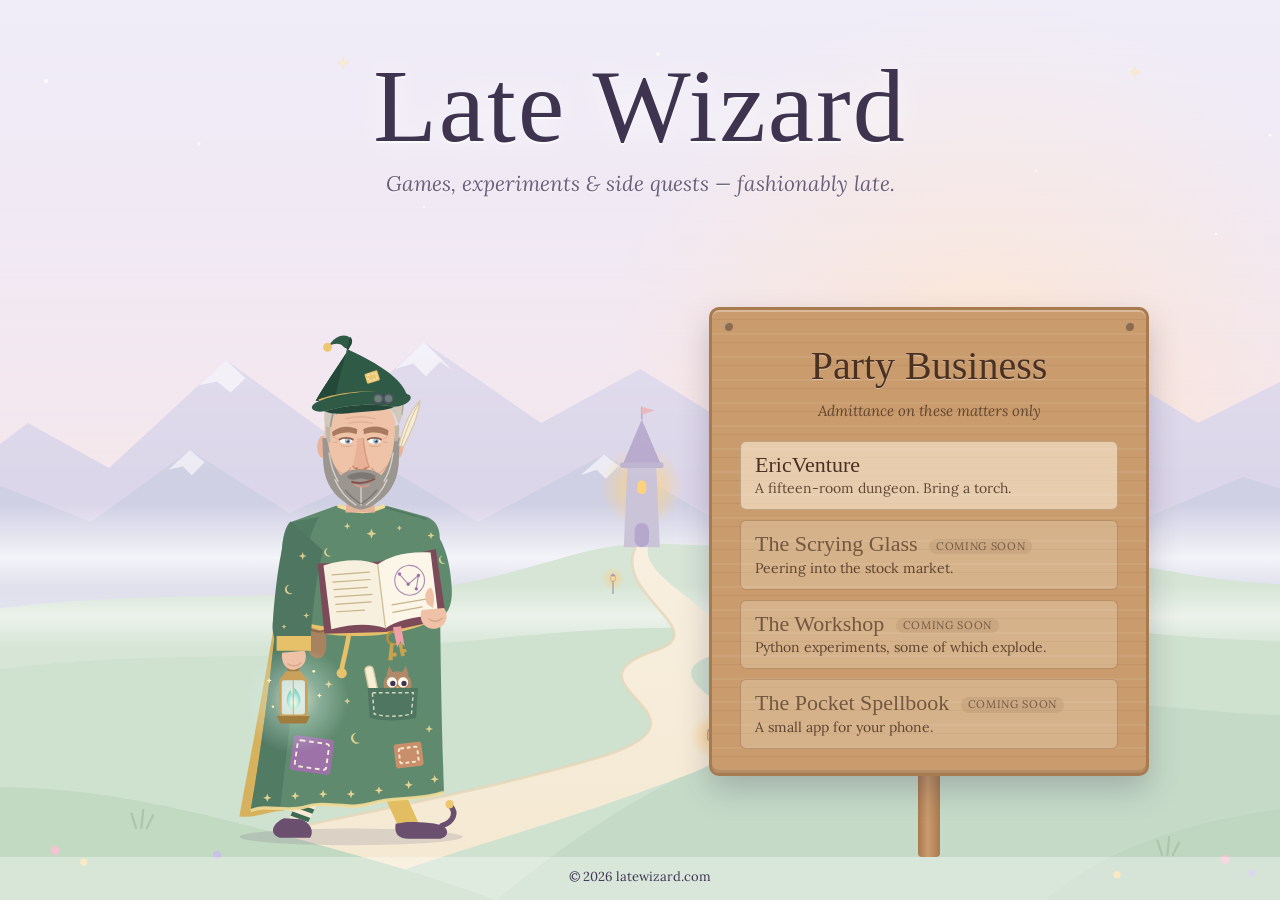
<file: index.html>
<!DOCTYPE html>
<html lang="en">
<head>
  <meta charset="utf-8">
  <meta name="viewport" content="width=device-width, initial-scale=1">
  <title>Late Wizard</title>
  <meta name="description" content="Games, experiments and side quests from the Late Wizard.">
  <link rel="icon" href="images/favicon.svg" type="image/svg+xml">

  <!-- Fonts from Google Fonts -->
  <link rel="preconnect" href="https://fonts.googleapis.com">
  <link rel="preconnect" href="https://fonts.gstatic.com" crossorigin>
  <link rel="stylesheet" href="https://fonts.googleapis.com/css2?family=IM+Fell+English+SC&family=Lora:ital,wght@0,400;0,500;1,400&display=swap">

  <!-- Shared site styles -->
  <link rel="stylesheet" href="css/site.css">
</head>
<body>

  <header class="hero">
    <h1>Late Wizard</h1>
    <p>Games, experiments &amp; side quests &mdash; fashionably late.</p>
  </header>

  <main class="stage">
    <img class="wizard" src="images/wizard.svg"
         alt="The Late Wizard: a silver-haired wizard in a patched green robe and crooked hat, reading a big book as he walks, a lantern with a gentle teal flame in his other hand and a tiny owl peeking from his pocket."
         width="400" height="600">

    <div class="signpost">
      <nav class="sign" aria-labelledby="menu-title">
        <h2 id="menu-title">Party Business</h2>
        <p class="subtitle">Admittance on these matters only</p>
        <ul>
          <li>
            <a href="ericventure/">
              <span class="item-title">EricVenture</span>
              <span class="item-desc">A fifteen-room dungeon. Bring a torch.</span>
            </a>
          </li>
          <li class="soon">
            <a href="coming-soon.html">
              <span class="item-title">The Scrying Glass <span class="tag">Coming soon</span></span>
              <span class="item-desc">Peering into the stock market.</span>
            </a>
          </li>
          <li class="soon">
            <a href="coming-soon.html">
              <span class="item-title">The Workshop <span class="tag">Coming soon</span></span>
              <span class="item-desc">Python experiments, some of which explode.</span>
            </a>
          </li>
          <li class="soon">
            <a href="coming-soon.html">
              <span class="item-title">The Pocket Spellbook <span class="tag">Coming soon</span></span>
              <span class="item-desc">A small app for your phone.</span>
            </a>
          </li>
        </ul>
      </nav>
      <div class="post" aria-hidden="true"></div>
    </div>
  </main>

  <footer class="site-footer">
    &copy; 2026 latewizard.com
  </footer>

</body>
</html>
</file>
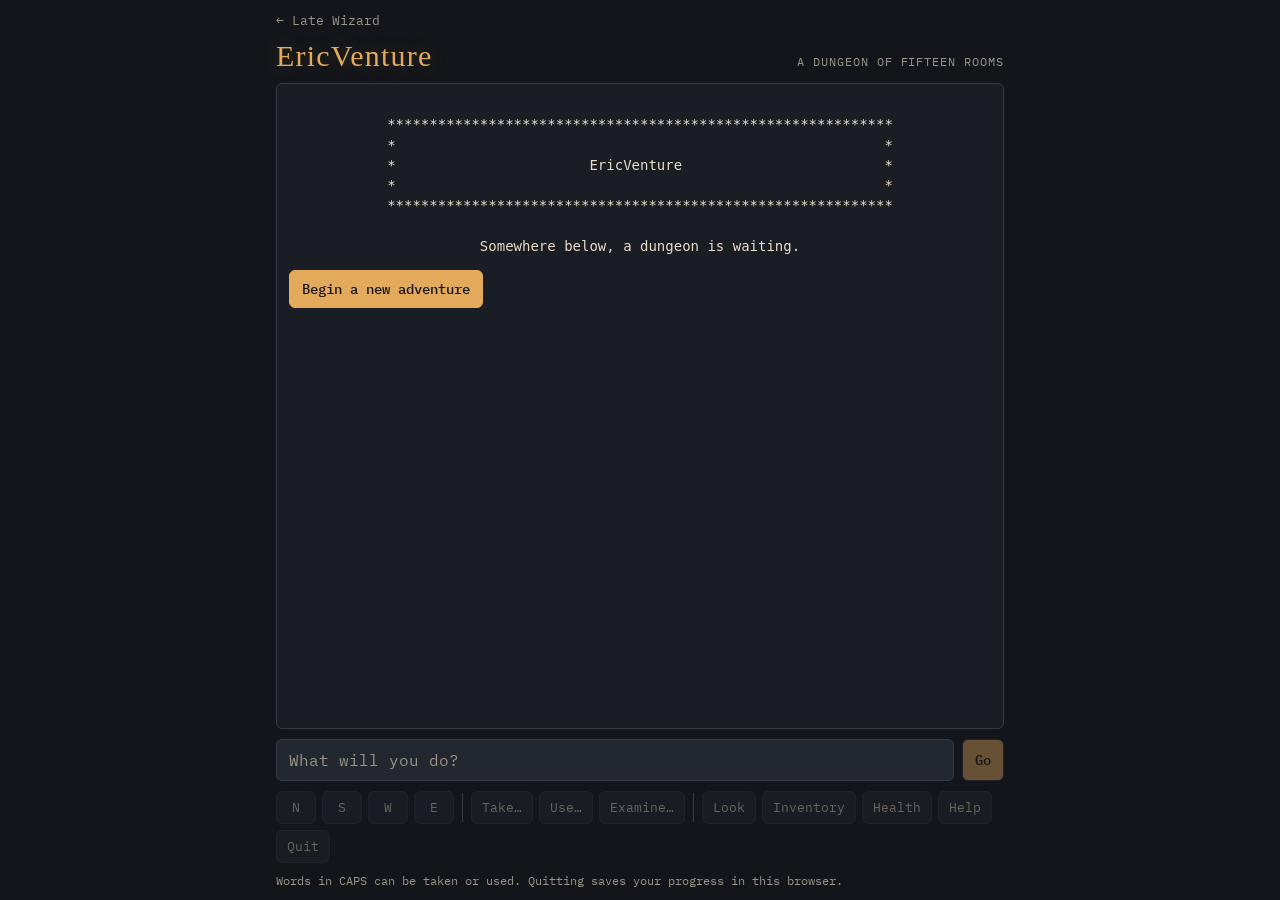
<file: ericventure/index.html>
<!doctype html><html><head><meta charset=utf8><meta name=viewport content="width=device-width,initial-scale=1,viewport-fit=cover"><style>:root{color-scheme:light;box-sizing:border-box;padding-top:env(safe-area-inset-top,0px);padding-bottom:env(safe-area-inset-bottom,0px)}html{scroll-padding-top:env(safe-area-inset-top,0px)}body{margin:0;padding:0;font:14px -apple-system,BlinkMacSystemFont,sans-serif;background:#fff;color:#000}img{max-width:100%}[hidden]:not([hidden=until-found i]){display:none!important}</style></head><body>
<title>EricVenture</title>
<link rel="icon" href="/images/favicon.svg" type="image/svg+xml">
<meta name="claude:viewport-fit-sides" content="cover">
<link rel="preconnect" href="https://fonts.googleapis.com">
<link rel="preconnect" href="https://fonts.gstatic.com" crossorigin>
<link rel="stylesheet" href="https://fonts.googleapis.com/css2?family=IM+Fell+English+SC&family=IBM+Plex+Mono:wght@400;500&display=swap">
<style>
  /* Layout: a torchlit terminal carved into stone. Header, scrolling dungeon log, command bar. Single deliberate dark look. */
  :root {
    --stone: #1a1d24;
    --stone-deep: #13151a;
    --slab: #23272f;
    --parchment: #e7ddc8;
    --dust: #9c9585;
    --torch: #e4aa5c;
    --ember: #d9764f;
    --arcane: #b09ddb;
    --gold: #f0d06e;
    --moss: #8fb88a;
    --line: #353a45;
    --font-display: "IM Fell English SC", "Palatino Linotype", Palatino, Georgia, serif;
    --font-mono: "IBM Plex Mono", ui-monospace, "Cascadia Mono", Menlo, Consolas, monospace;
    color-scheme: dark;
  }
  html, body { height: 100%; }
  body {
    background: var(--stone-deep);
    color: var(--parchment);
    font-family: var(--font-mono);
    font-size: 14px;
  }
  .app {
    height: 100%;
    display: flex;
    flex-direction: column;
    max-width: 760px;
    margin: 0 auto;
    padding-left: max(16px, env(safe-area-inset-left, 0px));
    padding-right: max(16px, env(safe-area-inset-right, 0px));
    padding-block: 12px;
    gap: 10px;
    box-sizing: border-box;
  }
  header { display: flex; align-items: baseline; justify-content: space-between; gap: 12px; flex-wrap: wrap; }
  h1 {
    font-family: var(--font-display);
    font-weight: 400;
    font-size: 30px;
    letter-spacing: 0.04em;
    margin: 0;
    color: var(--torch);
    text-shadow: 0 0 18px rgba(228, 170, 92, 0.25);
  }
  .status { color: var(--dust); font-size: 12px; letter-spacing: 0.08em; text-transform: uppercase; }
  .status b { color: var(--parchment); font-weight: 500; }
  #log {
    flex: 1;
    min-height: 0;
    overflow-y: auto;
    overflow-x: auto;
    background: var(--stone);
    border: 1px solid var(--line);
    border-radius: 6px;
    padding: 10px 12px 18px;
    scroll-behavior: smooth;
    position: relative;
  }
  @media (prefers-reduced-motion: reduce) { #log { scroll-behavior: auto; } }
  .block { white-space: pre; margin: 0 auto; width: fit-content; max-width: 100%; line-height: 1.45; color: var(--parchment); }
  .b-room { color: var(--parchment); }
  .b-box { color: #d8cdb6; }
  .b-dread { color: var(--ember); }
  .b-win { color: var(--gold); }
  .b-wizard { color: var(--arcane); }
  .b-plain { color: var(--dust); }
  .cmd { color: var(--torch); margin: 10px 0 0; white-space: pre-wrap; }
  .cmd::before { content: "> "; color: var(--dust); }
  .menu { display: flex; flex-wrap: wrap; gap: 8px; margin: 14px 0 4px; }
  form { display: flex; gap: 8px; }
  #cmd {
    flex: 1;
    min-width: 0;
    background: var(--slab);
    color: var(--parchment);
    border: 1px solid var(--line);
    border-radius: 6px;
    padding: 10px 12px;
    font: inherit;
    font-size: 16px;
  }
  #cmd::placeholder { color: var(--dust); }
  #cmd:focus-visible, button:focus-visible { outline: 2px solid var(--torch); outline-offset: 2px; }
  button {
    font: inherit;
    cursor: pointer;
    border-radius: 6px;
    border: 1px solid var(--line);
    background: var(--slab);
    color: var(--parchment);
    padding: 9px 12px;
  }
  button:hover { border-color: var(--torch); }
  button.primary { background: var(--torch); color: var(--stone-deep); border-color: var(--torch); font-weight: 500; }
  button.primary:hover { filter: brightness(1.08); }
  button:disabled { opacity: 0.4; cursor: default; border-color: var(--line); }
  .chips { display: flex; flex-wrap: wrap; gap: 6px; }
  .chips button { padding: 7px 10px; font-size: 13px; }
  .chips .dir { min-width: 40px; }
  .chips .sep { width: 1px; background: var(--line); margin: 2px 2px; }
  .hint { color: var(--dust); font-size: 12px; margin: 0; }
  .hint kbd { font: inherit; color: var(--parchment); }
  @media (max-width: 480px) {
    .hint { display: none; }
    .chips button { padding: 6px 8px; font-size: 12px; }
    h1 { font-size: 26px; }
  }
  /* Link back to the Late Wizard home page */
  .home { align-self: flex-start; color: var(--dust); text-decoration: none; font-size: 13px; }
  .home:hover { color: var(--torch); }
</style>

<div class="app">
  <a class="home" href="/">&larr; Late Wizard</a>
  <header>
    <h1>EricVenture</h1>
    <div class="status" id="status">A dungeon of fifteen rooms</div>
  </header>

  <div id="log" aria-live="polite"></div>

  <form id="form" autocomplete="off">
    <input id="cmd" aria-label="Command" placeholder="What will you do?" autocapitalize="none" spellcheck="false" disabled>
    <button type="submit" class="primary" id="go" disabled>Go</button>
  </form>

  <div class="chips" id="chips">
    <button type="button" class="dir" data-cmd="n" title="North">N</button>
    <button type="button" class="dir" data-cmd="s" title="South">S</button>
    <button type="button" class="dir" data-cmd="w" title="West">W</button>
    <button type="button" class="dir" data-cmd="e" title="East">E</button>
    <span class="sep" aria-hidden="true"></span>
    <button type="button" data-fill="take ">Take…</button>
    <button type="button" data-fill="use ">Use…</button>
    <button type="button" data-fill="examine ">Examine…</button>
    <span class="sep" aria-hidden="true"></span>
    <button type="button" data-cmd="look">Look</button>
    <button type="button" data-cmd="inventory">Inventory</button>
    <button type="button" data-cmd="health">Health</button>
    <button type="button" data-cmd="help">Help</button>
    <button type="button" data-cmd="quit">Quit</button>
  </div>
  <p class="hint">Words in CAPS can be taken or used. Quitting saves your progress in this browser.</p>
</div>

<script>
// ---------------------------------------------------------------------------
// Game data (from items.json, rooms.json, map.json, messages.py)
// ---------------------------------------------------------------------------
const ITEMS_JSON = {"torch":{"type":"Light","name":"Torch","inventory_name":"An Unlit Torch","lit_inventory_name":"A Lit Torch","description":"A sturdy wooden torch wrapped in oily rags at one end. It's cold, dark, and looks rather sorry for itself.","lit_description":"The torch crackles cheerfully, throwing warm light in every direction and making the shadows scurry away like startled mice.","item_in_room":"An unlit TORCH leans against the wall, cold and forgotten.","use_success":"You hold the torch to the fire, and the oily rags catch with a greedy whoosh. The shadows retreat to the corners, sulking, and for the first time since you woke up, the dungeon has to look you in the eye.","use_no_fire":"You wave the torch around hopefully, but there's nothing here to light it with. Torches, sadly, do not ignite on optimism.","use_already_lit":"The torch is already blazing merrily. Any more fire and you'd be the one in need of rescue.","use_extinguish":"The mist rolls over you like a wet dog shaking itself off, and your torch dies with a pathetic hiss. You are now holding a damp stick in the dark, which is nobody's idea of a heroic look.","use_room":"R3"},"mutton":{"type":"Food","name":"Mutton","inventory_name":"A Raw Leg of Mutton","cooked_inventory_name":"A Cooked Leg of Mutton","description":"A cold, slippery leg of raw mutton. It smells faintly of sheep and strongly of bad decisions.","cooked_description":"A sizzling leg of roasted mutton, crispy on the outside and juicy on the inside. Your stomach growls approvingly.","item_in_room":"A raw leg of MUTTON hangs from a hook, pale, cold, and not the least bit appetizing in its current state.","use_cook":"You hold the mutton over the fire, and it soon hisses and spits as the fat crackles and the edges crisp. The smell that fills the chamber is so rich that your stomach starts negotiating on your behalf.","use_eat_raw":"You bite into the cold, clammy mutton, and every instinct your ancestors ever developed screams in unison. Your stomach lodges a protest that will likely be heard for the next several rooms.","use_eat":"You tear into the roasted mutton, and it's crisp, smoky, and juicy enough to make you briefly forgive the dungeon for everything. Strength returns to your limbs, along with the kind of deep satisfaction usually reserved for kings at feasts.","cookable":true,"use_room":"R3"},"apple":{"type":"Food","name":"Apple","inventory_name":"A Juicy Apple","description":"A shiny red apple, crisp and perfect. How it stays this fresh in a dungeon is a mystery best left unsolved.","item_in_room":"A shiny red APPLE sits perfectly balanced on a ledge, looking suspiciously fresh for a place like this.","use_eat":"You crunch into the apple, and it is unreasonably perfect: crisp, sweet, and entirely too fresh for a place that smells like this. You decide this is one mystery best left unexamined."},"key":{"type":"Usable","name":"Key","inventory_name":"An Ancient Key","description":"A heavy brass key, slightly dented from its tumble down the chute. Somewhere, a door is missing it terribly.","item_in_room":"A brass KEY glints among the clutter, probably shaken loose from the pocket of some unlucky guard who took the chute a little too fast.","use_success":"The key turns with a heavy clunk, and the door swings open, its smugness evaporating along with its secrets. Somewhere, a guard is about to have a very awkward conversation about a missing key.","use_wrong_room":"You jab the key hopefully at the nearest wall, but no keyhole presents itself. Keys, it turns out, are rather particular about where they're used.","use_old_room":"You aim the key at the door, which is already standing wide open. It regards you with the quiet pity reserved for people who knock on open doors.","use_room":"R5","new_room":"R5a"},"sword":{"type":"Usable","name":"Sword","inventory_name":"A Legendary Sword","description":"A gleaming blade engraved \"Wyrmsbane the Magnificent, Doom of Dragons and Terror of the Deep.\" A few stubborn flecks of dried soap still cling to its edge.","item_in_room":"Leaning among the mops is a SWORD whose blade is engraved \"Wyrmsbane the Magnificent, Doom of Dragons and Terror of the Deep,\" though the dried soap suds caked along its edge suggest it has lately been terrorizing nothing worse than sticky floors.","use_success":"You raise the sword, and the torchlight dances across the name engraved on its blade. The dragon squints, reads \"Wyrmsbane the Magnificent, Doom of Dragons,\" goes pale beneath its scales, and departs with a speed and lack of dignity you'd never have thought possible for something that size.","use_wrong_room":"You give the sword a few dramatic swings and successfully defeat a good deal of empty air. The blade seems faintly embarrassed for you.","use_old_room":"You brandish the sword at the empty lair, but there's nothing left to terrify except a few scattered scales and a lingering smell of singed pride. Wyrmsbane has already done its work here, and frankly it seems a little smug about it.","use_room":"R9","new_room":"R9a"},"blindfold":{"type":"Usable","name":"Blindfold","inventory_name":"A Grimy Blindfold","description":"A frayed strip of dark cloth, slightly sweaty and very well-worn. Whoever owned it spent a lot of time not seeing things.","item_in_room":"A frayed BLINDFOLD hangs from the dummy's shoulder, sweat-stained and abandoned.","use_put_on_mirror_room":"You tie the blindfold over your eyes, and the dizzying swarm of reflections vanishes. Without a hundred smirking copies of yourself to distract you, the way forward suddenly feels obvious.","use_put_on_elsewhere":"You tie the blindfold over your eyes and are rewarded with exactly what you'd expect: darkness, a mild smell of someone else's sweat, and a growing sense of foolishness.","use_take_off_mirror_room":"You reach for the blindfold, but the thought of a hundred smirking reflections swarming back into view stops your hand. You'll keep it on until you're safely out of this room.","use_take_off_elsewhere":"You pull off the blindfold and blink as the world rushes back in. It is, regrettably, the same dungeon as before.","use_room":"R4"},"gem":{"type":"Item","name":"Gem","inventory_name":"A Wondrous Gem","description":"A fist-sized gem that glows with a deep red fire, warm to the touch and impossibly beautiful. It's easily worth more than this whole dungeon.","item_in_room":"Atop the tallest pile rests a GEM the size of your fist, glowing with a deep red fire as though it has been waiting just for you.","use_success":"You hold the gem up and turn it slowly, watching red light spill across the walls. It does nothing useful whatsoever, but you feel enormously rich, which is close enough."},"cot":{"type":"RoomItem","name":"Cot","use_success":"You collapse onto the lumpy cot, and despite the springs jabbing you in places springs have no business being, you sleep like the dead, minus the inconvenient part. You wake rested, refreshed, and only mildly concerned about what might have crawled across you during the night."},"wizard":{"type":"RoomItem","name":"Wizard","use_success":"The wizard presses his face to the bars, clears his throat, and announces:","use_silent":"The wizard waves you off, muttering that he's been talking to himself for three centuries and is frankly out of fresh material. He turns his back to you with the wounded dignity only a very small, very caged man can muster.","use_sayings":["Raw mutton? Disgusting. A proper wizard always cooks his meat first.","Mirrors lie, you know. Sometimes the best way to see is not to look at all.","That dragon is a terrible bully but a dreadful coward. And, oddly, a very good reader.","Water and fire do not get along. Neither do I and this birdcage.","Guards are always losing things. Usually right after they fall down something.","Tired? There's a perfectly lumpy cot not far from here. Lovely, really.","I'd turn you into a toad for staring, but my magic's gone soggy. Count yourself lucky.","They say I talk too much. That's why they put me in here. Isn't that rude? Don't answer, I'm not finished.","I have been in this cage for three hundred years. The first two hundred were the worst.","If you see a little pointy hat lying about, it's mine. I'd like it back, along with my dignity."]},"dragon":{"type":"RoomItem","name":"Dragon","use_success":"The dragon regards you the way you might regard a slightly ambitious sandwich. A warning puff of smoke singes your eyebrows, and you're forced to conclude that, without something considerably more persuasive in hand, this conversation is over."}};
const ROOMS_JSON = {"R1":{"name":"JAIL CELL","description":"You are in a cramped stone cell where the air smells like wet socks and old regrets. Someone has left the cell door hanging open, either out of kindness or because they simply forgot you were here.","visited_description":"Your old cell, still damp and still smelling of socks. The door hangs open.","exits":["e"],"dark":false,"items":[]},"R2":{"name":"GUARD ROOM","description":"A small, chilly room with an empty stool and the lingering smell of a guard who left in a hurry. Pale moonlight leaks through a high barred window, making the shadows look like they're eavesdropping.","visited_description":"The guard room, quiet and moonlit. The guard still hasn't come back.","exits":["n","w","e"],"dark":false,"items":["torch"]},"R3":{"name":"FEAST CHAMBER","description":"A cramped stone chamber with a ceiling so low you instinctively duck, lit by a crackling fire that pops and hisses like it's telling secrets to the smoke. Gnawed bones and greasy scraps litter the ring of sitting stones, and judging by the size of the teeth marks, whoever feasts here isn't picky about what's on the menu.","visited_description":"The grimy feast chamber, fire still crackling among the gnawed bones.","exits":["n","s","e"],"dark":false,"items":[]},"R4":{"name":"HALL OF MIRRORS","description":"Your torchlight bursts into a thousand flickering copies, bouncing between mirrors that stretch in every direction until you can't tell which way is forward. A hundred versions of you stare back, and a few of them seem to be smirking.","visited_description":"The dizzying hall of mirrors, full of torchlit reflections and far too many of you.","exits":["n","s","w","e"],"dark":true,"items":[]},"R5":{"name":"DUSTY CORRIDOR","description":"Your torchlight crawls along a plain stone corridor so unremarkable it almost seems to be trying not to be noticed. Halfway down, a sturdy wooden door sits firmly locked, looking smug about whatever it's hiding.","visited_description":"The plain, dusty corridor, with its stubbornly locked door.","exits":["n","e"],"dark":true,"items":[]},"R5a":{"name":"DUSTY CORRIDOR","description":"The plain stone corridor doesn't seem quite so unremarkable anymore, now that it has finally given up one of its secrets. The door on the south wall, which you so cleverly unlocked, stands open and ready for you.","visited_description":"The dusty corridor, with the south door you unlocked now standing open.","exits":["n","s","e"],"dark":true,"items":[]},"R6":{"name":"QUIET ALCOVE","description":"A snug little alcove tucked just off the corridor, where an old COT sits against the wall beneath a lumpy but surprisingly inviting blanket. The air is still and calm here, as if even the dungeon itself has agreed to leave you alone for a while.","visited_description":"The quiet alcove with its lumpy COT, as peaceful as ever.","exits":["s","e"],"dark":true,"items":["cot"]},"R7":{"name":"WIZARD'S CELL","description":"Your torchlight falls on a rusty birdcage hanging from the ceiling, where a WIZARD no taller than a teacup sits with his beard tucked into his belt and his tiny staff fizzling out like a damp firework. He clears his throat loudly and peers at you expectantly, clearly bursting to tell someone, anyone, what's on his mind.","visited_description":"The wizard's cell, where the teacup-sized WIZARD still peers from his birdcage, eager for a chat.","exits":["n","w","e"],"dark":true,"items":["wizard"]},"R8":{"name":"TRAINING ROOM","description":"A straw-stuffed practice dummy slumps in the corner, so covered in slashes and dents that it looks like it has lost every fight it's ever been in. Scuff marks swirl across the floor in wild circles, and to the south, a steep stone chute drops away into the dark, far too slick to ever climb back up.","visited_description":"The scuffed training room, where the battered dummy is still losing and the south chute still yawns.","exits":["n","s","w"],"dark":true,"items":["blindfold"]},"R9":{"name":"DRAGON'S LAIR","description":"Your torchlight glints off a mountain of dark scales, where an enormous DRAGON lies curled across the northern archway, smoke curling lazily from its nostrils with every rumbling breath. One great golden eye slides open to watch you, unbothered by the paths to the south and west, but making it very clear that nobody goes north without its permission.","visited_description":"The DRAGON's lair, where the great beast still guards the northern archway with one watchful eye.","exits":["s","w"],"dark":true,"items":["dragon"]},"R9a":{"name":"DRAGON'S LAIR","description":"The lair is empty now, save for a few scattered scales and a long scorch mark where the dragon scrambled away in terror the moment it read the name engraved on your blade. The northern archway stands unguarded at last, and somewhere far off you can still hear the faint, embarrassed whimpering of a very large beast.","visited_description":"The abandoned dragon's lair, with the northern archway open and unguarded.","exits":["n","s","w"],"dark":true,"items":[]},"R10":{"name":"TREASURE ROOM","description":"Mountains of gold coins, jeweled goblets, and tarnished crowns spill across the floor, glittering in the warm daylight that pours through a great iron gate standing wide open to the north. Beyond it lies the world outside, and the fresh air drifting in smells almost too good to be true.","visited_description":"The glittering treasure room, with daylight still streaming through the open gate to the north.","exits":["n","s"],"dark":false,"items":["gem"]},"R11":{"name":"ECHOING PASSAGE","description":"A long, twisting passage lit by patches of glowing green moss, where every footstep echoes back a moment too late, as if something just behind you is copying your every move. At one end, a closed iron portcullis stands with a smooth, lever-less face, hinting that whatever lies beyond can only be reached some other way.","visited_description":"The moss-lit echoing passage, where your footsteps still can't keep their own pace.","exits":["w"],"dark":false,"items":["apple"]},"R12":{"name":"LANDING PIT","description":"A small stone pit sits at the bottom of the chute, littered with scraps of cloth, lost buttons, and other odds and ends that clearly didn't make the trip gracefully either. The chute's slick mouth gleams far out of reach above, and the only other way out is an iron portcullis with a rusty lever on this side and nothing at all on the other.","visited_description":"The cluttered landing pit, with the chute far above and the one-sided portcullis waiting.","exits":["w"],"dark":true,"items":["key"]},"R13":{"name":"WATERFALL GROTTO","description":"A curtain of water thunders down from a crack in the ceiling, splashing into a churning pool that glows with an eerie blue light from somewhere deep beneath the surface. Cold mist hangs heavy in the air, soaking everything it touches and making the walls glisten like they're sweating.","visited_description":"The misty waterfall grotto, still roaring and glowing blue.","exits":["s","w","e"],"dark":false,"items":[]},"R14":{"name":"COLD LARDER","description":"A chilly little storeroom lined with empty meat hooks that sway ever so slightly, though there's no breeze to move them. The air smells of salt and old stew, and dark stains on the stone floor suggest this room has seen plenty of dinners come and go.","visited_description":"The chilly larder, its empty hooks still swaying.","exits":["s","w"],"dark":true,"items":["mutton"]},"R15":{"name":"UTILITY CLOSET","description":"A cramped closet crammed with mops, dented buckets, and a crate labeled \"Lost and Found (Mostly Lost)\" in tired handwriting. It smells of soap and damp rags, and it is, without question, the least heroic place you've ever stood.","visited_description":"The drab utility closet, still smelling of soap and lost causes.","exits":["n"],"dark":true,"items":["sword"]}};
const MAP_JSON = {"(1, 1)":"R1","(2, 1)":"R2","(3, 1)":"R11","(4, 1)":"R12","(1, 2)":"R15","(2, 2)":"R3","(3, 2)":"R7","(4, 2)":"R8","(1, 3)":"R5","(2, 3)":"R4","(3, 3)":"R13","(4, 3)":"R9","(1, 4)":"R6","(2, 4)":"R14","(4, 4)":"R10"};
const Z = {
"TITLE": [
"",
"EricVenture",
""
],
"LOAD_GAME": "Continue your previous adventure?",
"NO_LOAD_GAME": "Press any key to begin...",
"START_GAME": "You wake on a cold stone floor with a pounding headache and absolutely no memory of how you got here. The last thing you remember is a strange feast, a suspiciously sweet drink, and someone laughing far too loudly. Now there are bars, damp walls, and the uneasy feeling that whoever put you here will be very disappointed to find you gone.",
"RESUME_GAME": "You experience a sudden, irresistible feeling of deja vu...",
"WIN_WITH_GEM": "You stride through the gate and into the sunlight, the great red GEM blazing in your hand like a captured sunset. Behind you, the dungeon lets out a long, defeated sigh, and somewhere a very large dragon is still whimpering. You are, without a doubt, a legend.",
"WIN_NO_GEM": "You step out into the sunlight, blinking, with absolutely nothing to show for your troubles. Somewhere behind you, a fist-sized gem glows in the treasure room, wondering what it ever did to deserve being ignored. Congratulations, you have escaped. Your bards will have a very short song to sing.",
"QUIT": "You sit down on the cold stone floor and decide that the dungeon can keep you. Perhaps another adventurer will have better luck. (Your progress has been saved.)",
"HELP_ONE_TITLE": [
"One Word Commands",
"-----------------"
],
"HELP_ONE_INFO": [
"HELP - Display this information",
"LOOK - Look at your surroundings again",
"INVENTORY - List the items you have taken",
"HEALTH - Show how hungry and tired you are",
"QUIT - Save your progress and leave the dungeon",
"N/S/E/W (or spelled out) - Move in that direction"
],
"HELP_TWO_TITLE": [
"Two Word Commands",
"-----------------"
],
"HELP_TWO_INFO": [
"TAKE (item) - Pick up an item at your location.",
"EXAMINE (item) - Look closely at an item in your inventory",
"USE (item) - Do something useful with an item in your inventory or in the room (i.e. eat it, swing it, cook it, talk to it, etc.)",
"Note: Items you can interact with are shown in ALL CAPS"
],
"DEATH_BY_HUNGER": "Your stomach files one final, formal complaint, and you crumple to the floor, dreaming of roasted mutton you'll never taste. Future adventurers will find your remains and assume, correctly, that you forgot to eat.  YOU HAVE DIED.",
"DEATH_BY_FATIGUE": "Your eyelids win the argument at last, and you slump against the cold stone for a nap that turns out to be somewhat more permanent than planned. There was a perfectly good cot just down the corridor, but you clearly had other priorities.  YOU HAVE DIED.",
"HEALTH_STATES": [
"Hunger gnaws at you relentlessly, and even the gnawed bones in the Feast Chamber are starting to look like a reasonable option.",
"Your stomach grumbles a pointed reminder that it has needs too, and that it is keeping score.",
"Your stomach is quiet and content, at least for now."
],
"STAMINA_STATES": [
"Your eyelids droop and your thoughts wander, and the cold stone floor is starting to look dangerously comfortable.",
"Your legs are getting heavy, and every corridor seems to stretch a little longer than it did before.",
"You feel alert and steady, ready for whatever the dungeon throws at you next."
],
"TOO_FULL": "You eye the food and your stomach politely declines on your behalf. You're far too full to manage another bite right now.",
"NOT_TIRED": "You lie down on the cot and stare at the ceiling, wide awake and increasingly aware of the springs. You're simply not tired enough to sleep.",
"DARK_ROOM_NAME": "A VERY DARK ROOM",
"DARK_ROOM_DESCRIPTION": "You peer into the darkness, but the darkness peers right back. Shapes shift just beyond your reach, and every suspicious sound seems to be getting closer. Whatever this room contains, you're fairly certain you'd rather face it with a torch.",
"BLINDFOLD_ROOM_NAME": "THE INSIDE OF A BLINDFOLD",
"BLINDFOLD_ROOM_DESCRIPTION": "You can see nothing at all, which is precisely the point, though it's hard to feel clever about it while shuffling around with your hands out like a sleepwalker. Something smells damp. Something else smells worse.",
"EXIT_TEXT_MANY": "Exits lead to the",
"EXIT_TEXT_ONE": "The sole exit leads to the",
"PLAYER_INPUT": "What will you do? ",
"DARK_ACTION_BLOCKED": "You reach out to do something, then think better of it. Whatever you're trying to accomplish, doing it blind in the dark seems like an excellent way to make things worse.",
"RELOOK": "You spend a moment to take in your surroundings once more.",
"NO_EXIT": "You walk confidently into solid stone. The wall wins.",
"DARK_STUMBLE": "You fumble blindly through the darkness, stubbing your toes on things you'd rather not identify. You manage to keep moving, but you can't see a thing.",
"MOVE_SUCCESS": "You head {direction}, your footsteps echoing through the dungeon.",
"MIRRORS_SCRAMBLE": "A hundred reflections lurch in a hundred directions at once, and you stagger after the one that looks most sure of itself. By the time the dizziness fades, you have no idea which way you actually went.",
"TAKE_ITEM": "You pick up the {item} and tuck it away, feeling slightly more prepared for whatever comes next.",
"EMPTY_INVENTORY": "You rummage through your belongings, only to discover that your belongings appear to have gone somewhere without you.",
"INVENTORY": "INVENTORY",
"EXAMINE_NO_ITEM": "You pat yourself down, check your pockets, and come up empty. Hard to examine something you don't actually have.",
"ERROR_TAKE": "You search high and low, but there's no {item} here. Wishful thinking, it turns out, is not an inventory system.",
"ERROR_TAKE_ROOM_ITEM": "You give the {item} an experimental tug and quickly conclude that it is not coming with you. Perhaps, instead of trying to carry it off, you could simply make USE of it where it stands.",
"ERROR_USE": "You search your pockets looking for the {item} and find nothing but lint and a vague sense of unpreparedness.",
"ERROR_USE_ROOM": "You look around for the {item}, but it is stubbornly not here. Perhaps it's in another room, minding its own business.",
"ERROR_WORDCOUNT": "Please enter only 1 or 2 words. (Type HELP for more info)",
"ERROR_UNKNOWN": "You mutter something that even you don't quite understand. Try something a little more sensible. (Type HELP for more info)",
"MISSING_NOUN": "You seem to have forgotten the most important part: what, exactly, are you trying to {verb}?",
"UNEXPECTED_NOUN": "That command '{verb} {noun}' stands on its own. Just enter '{verb}' by itself."
};

// ---------------------------------------------------------------------------
// constants.py
// ---------------------------------------------------------------------------
const Action = Object.freeze({ CONTINUE: "CONTINUE", DISPLAY_ROOM: "DISPLAY_ROOM", END_GAME: "END_GAME" });
const C = {
  WIN_X: 4, WIN_Y: 5,
  HEALTH: "health", STAMINA: "stamina",
  STARTING_HEALTH: 13, STARTING_STAMINA: 16,
  HEALTH_LEVEL: [1, 4, 8], STAMINA_LEVEL: [1, 5, 10],
  DECLINE: "decline", RECOVER: "recover",
  MAX_HEALTH_LEVEL: 3, MAX_STAMINA_LEVEL: 3,
  HALL_OF_MIRRORS: "R4", WATERFALL: "R13",
  BLINDFOLD: "blindfold", TORCH: "torch", COT: "cot", DRAGON: "dragon", WIZARD: "wizard",
};
const MOVEMENT = ["north", "south", "west", "east", "n", "s", "w", "e"];
const VERBS = ["examine", "inventory", "quit", "help", "take", "use", "look", "health", ...MOVEMENT];
const SOLO_VERBS = ["inventory", "quit", "help", "look", "health", ...MOVEMENT];
const DUO_VERBS = ["take", "use", "examine"];
const DARKNESS_VERBS = ["use", "quit", "help", "health", ...MOVEMENT];
const MOVES = { n: [0, 1], s: [0, -1], e: [1, 0], w: [-1, 0] };
const DIRECTION_NAMES = { n: "north", s: "south", w: "west", e: "east" };
const SAVE_KEY = "ericventure-save-v1";
let UI_WIDTH = 50;

// Python's bisect.bisect (bisect_right): how many thresholds are <= x
function bisect(levels, x) {
  let i = 0;
  while (i < levels.length && levels[i] <= x) i++;
  return i;
}

// ---------------------------------------------------------------------------
// world.py
// ---------------------------------------------------------------------------
class Room {
  constructor(roomId, d) {
    this.room_id = roomId;
    this.name = d.name;
    this.description = d.description;
    this.visited_description = d.visited_description;
    this.visited = d.visited ?? false;
    this.exits = [...d.exits];
    this.dark = d.dark;
    this.items = [...(d.items ?? [])];
  }
  toDict() {
    return {
      name: this.name, description: this.description,
      visited_description: this.visited_description, visited: this.visited,
      exits: this.exits, dark: this.dark,
      items: this.items.map(item => item.item_id),
    };
  }
}

class GameMap {
  constructor(layout) { this.layout = { ...layout }; }
  roomAt(x, y) { return this.layout[`(${x}, ${y})`] ?? null; }
  replace(oldId, newId) {
    for (const coords of Object.keys(this.layout)) {
      if (this.layout[coords] === oldId) this.layout[coords] = newId;
    }
  }
  toDict() { return { ...this.layout }; }
}

class Item {
  static TYPE = "Item";
  constructor(itemId, d) {
    this.item_id = itemId;
    this.name = d.name;
    this.inventory_name = d.inventory_name ?? "";
    this.description = d.description ?? "";
    this.item_in_room = d.item_in_room ?? "";
    this.use_success = d.use_success ?? "";
    this.use_room = d.use_room ?? "";
  }
  // Generic version of each Python to_dict(): every attribute except the ID
  toDict() {
    const data = { type: this.constructor.TYPE };
    for (const [key, value] of Object.entries(this)) {
      if (key !== "item_id") data[key] = value;
    }
    return data;
  }
  use(hero, thisRoom, gameMap) { return [this.use_success, Action.CONTINUE]; }
  inventoryText() { return this.inventory_name; }
  examineText() { return this.description; }
}

class Food extends Item {
  static TYPE = "Food";
  constructor(itemId, d) {
    super(itemId, d);
    this.cooked_inventory_name = d.cooked_inventory_name ?? "";
    this.cooked_description = d.cooked_description ?? "";
    this.use_cook = d.use_cook ?? "";
    this.use_eat_raw = d.use_eat_raw ?? "";
    this.use_eat = d.use_eat ?? "";
    this.cooked = d.cooked ?? false;
    this.cookable = d.cookable ?? false;
  }
  inventoryText() { return this.cooked ? this.cooked_inventory_name : this.inventory_name; }
  examineText() { return this.cooked ? this.cooked_description : this.description; }
  use(hero, thisRoom, gameMap) {
    // Cook it if raw and in right place
    if (this.cookable && !this.cooked && thisRoom.room_id === this.use_room) {
      this.cooked = true;
      return [this.use_cook, Action.CONTINUE];
    }
    // Don't eat if not hungry
    if (hero.isFull()) return [Z.TOO_FULL, Action.CONTINUE];

    let message;
    if (!this.cookable || this.cooked) {          // Eat it ... cooked
      hero.wellness(C.HEALTH, C.RECOVER);
      message = this.use_eat;
    } else {                                      // Eat it ... raw and wriggling
      message = this.use_eat_raw;
    }
    hero.items.splice(hero.items.indexOf(this), 1);
    return [message, Action.CONTINUE];
  }
}

class Light extends Item {
  static TYPE = "Light";
  constructor(itemId, d) {
    super(itemId, d);
    this.lit_inventory_name = d.lit_inventory_name;
    this.lit_description = d.lit_description;
    this.use_no_fire = d.use_no_fire;
    this.use_already_lit = d.use_already_lit;
    this.use_extinguish = d.use_extinguish;
    this.lit = d.lit ?? false;
  }
  inventoryText() { return this.lit ? this.lit_inventory_name : this.inventory_name; }
  examineText() { return this.lit ? this.lit_description : this.description; }
  use(hero, thisRoom, gameMap) {
    let message;
    if (this.lit) {
      message = this.use_already_lit;
    } else if (thisRoom.room_id === this.use_room) {
      this.lit = true;
      message = this.use_success;
    } else {
      message = this.use_no_fire;
    }
    return [message, Action.CONTINUE];
  }
}

class Usable extends Item {
  static TYPE = "Usable";
  constructor(itemId, d) {
    super(itemId, d);
    this.new_room = d.new_room ?? "";
    this.use_wrong_room = d.use_wrong_room ?? "";
    this.use_old_room = d.use_old_room ?? "";
    this.use_put_on_mirror_room = d.use_put_on_mirror_room ?? "";
    this.use_put_on_elsewhere = d.use_put_on_elsewhere ?? "";
    this.use_take_off_mirror_room = d.use_take_off_mirror_room ?? "";
    this.use_take_off_elsewhere = d.use_take_off_elsewhere ?? "";
  }
  use(hero, thisRoom, gameMap) {
    const thisRoomId = thisRoom.room_id;
    let message, action;

    // Deal with blindfold special case
    if (this.name.toLowerCase() === C.BLINDFOLD) {
      if (hero.blindfolded) {
        // Take blindfold off ... except in Hall of Mirrors!
        if (thisRoomId === this.use_room) {
          message = this.use_take_off_mirror_room;
          action = Action.CONTINUE;
        } else {
          hero.blindfolded = false;
          message = this.use_take_off_elsewhere;
          action = Action.DISPLAY_ROOM;
        }
      } else {
        // Put on blindfold
        hero.blindfolded = true;
        action = Action.DISPLAY_ROOM;
        message = thisRoomId === this.use_room ? this.use_put_on_mirror_room : this.use_put_on_elsewhere;
      }
    } else {
      // Other items (sword, key) which change the room state
      if (thisRoomId === this.use_room) {
        gameMap.replace(thisRoomId, this.new_room);
        message = this.use_success;
        action = Action.DISPLAY_ROOM;
      } else if (thisRoomId === this.new_room) {
        message = this.use_old_room;
        action = Action.CONTINUE;
      } else {
        message = this.use_wrong_room;
        action = Action.CONTINUE;
      }
    }
    return [message, action];
  }
}

class RoomItem extends Item {
  static TYPE = "RoomItem";
  constructor(itemId, d) {
    super(itemId, d);
    this.use_silent = d.use_silent ?? "";
    this.use_sayings = [...(d.use_sayings ?? [])];
  }
  use(hero, thisRoom, gameMap) {
    let message;
    switch (this.name.toLowerCase()) {
      case C.COT:
        if (hero.isRested()) {
          message = Z.NOT_TIRED;
        } else {
          hero.wellness(C.STAMINA, C.RECOVER);
          message = this.use_success;
        }
        break;
      case C.WIZARD:
        if (this.use_sayings.length) {
          showText(this.use_success, { center: true, blank_start: 1, blank_end: 1 });
          showText(this.use_sayings.pop(), { border: "%", center: true, top: true, sides: true, bottom: true, blank_end: 1 });
          message = "";
        } else {
          message = this.use_silent;
        }
        break;
      default:
        message = this.use_success;
    }
    return [message, Action.CONTINUE];
  }
}

// ---------------------------------------------------------------------------
// player.py
// ---------------------------------------------------------------------------
class Player {
  constructor(d = {}) {
    this.x = d.x ?? 1;
    this.y = d.y ?? 1;
    this.items = [...(d.items ?? [])];
    this.blindfolded = d.blindfolded ?? false;
    this.health = d.health ?? C.STARTING_HEALTH;
    this.stamina = d.stamina ?? C.STARTING_STAMINA;
    // Always start with these values (never passed in, never saved)
    this.dead = false;
    this.escaped = false;
  }
  toDict() {
    return {
      x: this.x, y: this.y,
      items: this.items.map(item => item.item_id),
      blindfolded: this.blindfolded, health: this.health, stamina: this.stamina,
    };
  }
  hasLight() { return this.items.some(item => item instanceof Light && item.lit); }
  hasItem(itemId) { return this.items.some(item => item.item_id === itemId); }
  wellness(stat = null, action = null) {
    if (stat === C.HEALTH) {
      if (action === C.DECLINE) this.health -= 1;
      else if (action === C.RECOVER) this.health = C.STARTING_HEALTH;
    } else if (stat === C.STAMINA) {
      if (action === C.DECLINE) this.stamina -= 1;
      else if (action === C.RECOVER) this.stamina = C.STARTING_STAMINA;
    }
    const healthState = bisect(C.HEALTH_LEVEL, this.health);
    const staminaState = bisect(C.STAMINA_LEVEL, this.stamina);
    if (!healthState || !staminaState) this.dead = true;
    return [healthState, staminaState];
  }
  isFull() { return bisect(C.HEALTH_LEVEL, this.health) === C.MAX_HEALTH_LEVEL; }
  isRested() { return bisect(C.STAMINA_LEVEL, this.stamina) === C.MAX_STAMINA_LEVEL; }
}

// ---------------------------------------------------------------------------
// saveload.py (browser storage instead of files)
// ---------------------------------------------------------------------------
const ITEM_CLASSES = { Item, Food, Light, Usable, RoomItem };

function loadItems(raw) {
  const items = {};
  for (const [itemId, data] of Object.entries(raw)) {
    const { type, ...rest } = data;             // pick the class from "type"
    items[itemId] = new ITEM_CLASSES[type](itemId, rest);
  }
  return items;
}
function loadRooms(raw) {
  const rooms = {};
  for (const [roomId, data] of Object.entries(raw)) rooms[roomId] = new Room(roomId, data);
  return rooms;
}
function linkItems(rooms, items) {
  for (const room of Object.values(rooms)) room.items = room.items.map(id => items[id]);
}
function readSave() {
  try {
    const text = localStorage.getItem(SAVE_KEY);
    return text ? JSON.parse(text) : null;
  } catch { return null; }
}
function writeSave(items, rooms, gameMap, hero) {
  const data = {
    items: Object.fromEntries(Object.values(items).map(i => [i.item_id, i.toDict()])),
    rooms: Object.fromEntries(Object.values(rooms).map(r => [r.room_id, r.toDict()])),
    map: gameMap.toDict(),
    player: hero.toDict(),
  };
  try { localStorage.setItem(SAVE_KEY, JSON.stringify(data)); return true; }
  catch { return false; }
}
function deleteSave() {
  try { localStorage.removeItem(SAVE_KEY); } catch { /* storage unavailable */ }
}

// ---------------------------------------------------------------------------
// display.py
// ---------------------------------------------------------------------------
const logEl = document.getElementById("log");

function wrapText(line, width) {
  const words = line.split(/\s+/).filter(Boolean);
  const lines = [];
  let current = "";
  for (const word of words) {
    if (!current) current = word;
    else if (current.length + 1 + word.length <= width) current += " " + word;
    else { lines.push(current); current = word; }
  }
  if (current) lines.push(current);
  return lines;
}
function center(text, width) {
  const space = Math.max(0, width - text.length);
  const left = Math.floor(space / 2);
  return " ".repeat(left) + text + " ".repeat(space - left);
}

function showText(text, opts = {}) {
  let { border = "*", center: isCentered = false, top = false, bottom = false, sides = false,
        blank_start = 0, blank_end = 0, box_style = false, empty_line = false, full_box = false } = opts;
  const lines = Array.isArray(text) ? text : [text];
  const originalBorder = border;
  let topBottom = border.repeat(UI_WIDTH);

  if (full_box) {
    top = bottom = sides = isCentered = box_style = true;
    blank_start = 1; blank_end = 1;
  }
  if (box_style) {
    border = "|";
    topBottom = "+" + "-".repeat(UI_WIDTH - 2) + "+";
  }
  if (empty_line) sides = true;

  const s1 = sides ? border + " " : "";
  const s2 = sides ? " " + border : "";
  const textWidth = UI_WIDTH - s1.length - s2.length;

  const t = [];
  for (let k = 0; k < Number(blank_start); k++) t.push("");
  if (top) t.push(topBottom);
  for (const line of lines) {
    if (line === "") {
      t.push(s1 + " ".repeat(textWidth) + s2);
    } else {
      for (const sub of wrapText(line, textWidth)) {
        t.push(s1 + (isCentered ? center(sub, textWidth) : sub.padEnd(textWidth)) + s2);
      }
    }
  }
  if (bottom) t.push(topBottom);
  for (let k = 0; k < Number(blank_end); k++) t.push("");

  const kind = { "#": "b-dread", o: "b-win", "%": "b-wizard", "*": "b-room", " ": "b-plain" }[originalBorder];
  const el = document.createElement("pre");
  el.className = "block " + (box_style ? "b-box" : kind || "b-room");
  el.textContent = t.join("\n");
  appendToLog(el);
  return el;
}

function appendToLog(el) {
  logEl.appendChild(el);
  while (logEl.childElementCount > 500) logEl.firstElementChild.remove();
}

// Scroll so the newest output starts at the top of the log (keeps room names in view)
function revealFrom(el) {
  logEl.scrollTop = Math.max(0, el.offsetTop - 8);
}

function showRoom(hero, thisRoom, dark) {
  let roomName, roomDescription;
  if (hero.blindfolded) {
    roomName = Z.BLINDFOLD_ROOM_NAME;
    roomDescription = Z.BLINDFOLD_ROOM_DESCRIPTION;
  } else if (dark) {
    roomName = Z.DARK_ROOM_NAME;
    roomDescription = Z.DARK_ROOM_DESCRIPTION;
  } else {
    roomName = thisRoom.name;
    if (thisRoom.visited) {
      roomDescription = thisRoom.visited_description;
    } else {
      roomDescription = thisRoom.description;
      thisRoom.visited = true;
    }
  }

  let exitText = thisRoom.exits.length === 1 ? Z.EXIT_TEXT_ONE : Z.EXIT_TEXT_MANY;
  exitText += " " + thisRoom.exits.map(d => DIRECTION_NAMES[d]).join(", ") + ".";

  const itemText = [];
  if (!dark && !hero.blindfolded) {
    for (const item of thisRoom.items) {
      if (!(item instanceof RoomItem)) itemText.push(item.item_in_room);
    }
  }

  const [healthState, staminaState] = hero.wellness();
  if (hero.dead) return;  // Avoid out of range error

  showText(roomName, { top: true, sides: true, center: true, blank_start: 2 });
  showText("", { empty_line: true });
  showText(roomDescription, { sides: true });
  showText("", { empty_line: true });
  for (const text of itemText) {
    showText(text, { sides: true });
    showText("", { empty_line: true });
  }
  if (healthState === 1) {
    showText(Z.HEALTH_STATES[0], { sides: true });
    showText("", { empty_line: true });
  }
  if (staminaState === 1) {
    showText(Z.STAMINA_STATES[0], { sides: true });
    showText("", { empty_line: true });
  }
  showText(exitText, { bottom: true, sides: true, blank_end: 1 });
}

// ---------------------------------------------------------------------------
// input.py
// ---------------------------------------------------------------------------
function validateInput(raw) {
  const action = raw.toLowerCase().split(/\s+/).filter(Boolean);
  let errmsg;
  if (!action.length || action.length > 2) {
    errmsg = Z.ERROR_WORDCOUNT;
  } else {
    const verb = action[0];
    const noun = action.length === 2 ? action[1] : null;
    if (!VERBS.includes(verb)) errmsg = Z.ERROR_UNKNOWN;
    else return [verb, noun];
  }
  showText(errmsg, { sides: true, border: " ", blank_start: 1, blank_end: 1 });
  return null;
}

const fmt = (template, values) => template.replace(/\{(\w+)\}/g, (_, key) => values[key]);

function processInput(verb, noun, dark, thisRoom, hero, items, gameMap) {
  // If no noun, make sure that verb can be used solo
  if (noun === null && !SOLO_VERBS.includes(verb)) return fmt(Z.MISSING_NOUN, { verb });
  // If there is a noun, make sure the verb accepts one
  if (noun && !DUO_VERBS.includes(verb)) return fmt(Z.UNEXPECTED_NOUN, { verb, noun });
  // Check for darkness
  if ((dark || hero.blindfolded) && !DARKNESS_VERBS.includes(verb)) return Z.DARK_ACTION_BLOCKED;

  if (verb === "quit") return Action.END_GAME;

  if (verb === "look") {
    thisRoom.visited = false;
    showText(Z.RELOOK, { full_box: true });
    return Action.DISPLAY_ROOM;
  }

  if (MOVEMENT.includes(verb)) {
    let move = verb[0];
    let moveMsg = "";
    if (!thisRoom.exits.includes(move)) {
      showText(Z.NO_EXIT, { full_box: true });
      return Action.CONTINUE;
    }
    // Check for mirror room and not dark and not blindfolded
    if (thisRoom.room_id === C.HALL_OF_MIRRORS && !dark && !hero.blindfolded) {
      move = "nsew"[Math.floor(Math.random() * 4)];
      moveMsg = Z.MIRRORS_SCRAMBLE;
    }
    const [dx, dy] = MOVES[move];
    hero.x += dx;
    hero.y += dy;

    // Check for escaping the dungeon!
    if (hero.x === C.WIN_X && hero.y === C.WIN_Y) {
      hero.escaped = true;
      return Action.END_GAME;
    }
    if (moveMsg === "") {
      moveMsg = (dark || hero.blindfolded) ? Z.DARK_STUMBLE : fmt(Z.MOVE_SUCCESS, { direction: DIRECTION_NAMES[move] });
    }
    showText(moveMsg, { full_box: true });

    // Process hunger and tiredness
    hero.wellness(C.HEALTH, C.DECLINE);
    hero.wellness(C.STAMINA, C.DECLINE);
    if (hero.dead) return Action.END_GAME;
    return Action.DISPLAY_ROOM;
  }

  if (verb === "take") {
    const item = thisRoom.items.find(i => i.name.toLowerCase() === noun) ?? null;
    if (item === null) return fmt(Z.ERROR_TAKE, { item: noun });
    if (item instanceof RoomItem) return fmt(Z.ERROR_TAKE_ROOM_ITEM, { item: noun });
    hero.items.push(item);
    thisRoom.items.splice(thisRoom.items.indexOf(item), 1);
    showText(fmt(Z.TAKE_ITEM, { item: noun }), { full_box: true });
    return Action.CONTINUE;
  }

  if (verb === "inventory") {
    const inventoryList = hero.items.map(i => i.inventoryText());
    if (!inventoryList.length) inventoryList.push(Z.EMPTY_INVENTORY);
    showText(Z.INVENTORY, { sides: true, top: true, box_style: true, center: true, blank_start: 1 });
    showText("-".repeat(Z.INVENTORY.length), { sides: true, box_style: true, center: true });
    inventoryList.forEach((invItem, n) => {
      const last = n === inventoryList.length - 1;
      showText(invItem, { sides: true, box_style: true, center: true, bottom: last, blank_end: last ? 1 : 0 });
    });
    return Action.CONTINUE;
  }

  if (verb === "examine") {
    const item = hero.items.find(i => i.name.toLowerCase() === noun);
    if (item) {
      showText(item.examineText(), { full_box: true });
      return Action.CONTINUE;
    }
    return Z.EXAMINE_NO_ITEM;
  }

  if (verb === "help") {
    showText(Z.HELP_ONE_TITLE, { top: true, sides: true, center: true, box_style: true, blank_start: 1 });
    showText(Z.HELP_ONE_INFO, { sides: true, box_style: true });
    showText(Z.HELP_TWO_TITLE, { top: true, sides: true, center: true, box_style: true });
    showText(Z.HELP_TWO_INFO, { sides: true, bottom: true, box_style: true, blank_end: 1 });
    return Action.CONTINUE;
  }

  if (verb === "health") {
    const [healthState, staminaState] = hero.wellness();
    showText(Z.HEALTH_STATES[healthState - 1], { top: true, sides: true, box_style: true, blank_start: 1 });
    showText("", { empty_line: true, box_style: true });
    showText(Z.STAMINA_STATES[staminaState - 1], { bottom: true, sides: true, box_style: true, blank_end: 1 });
    return Action.CONTINUE;
  }

  if (verb === "use") {
    let item = hero.items.find(i => i.name.toLowerCase() === noun) ?? null;
    // Check if player is trying to use an item from the room
    if (item === null) {
      item = thisRoom.items.find(i => i.name.toLowerCase() === noun && i instanceof RoomItem) ?? null;
    }
    if (item === null) {
      // Check to see if it is a room item (elsewhere)
      const elsewhere = Object.values(items).some(o => o.name.toLowerCase() === noun && o instanceof RoomItem);
      return fmt(elsewhere ? Z.ERROR_USE_ROOM : Z.ERROR_USE, { item: noun });
    }
    // If it's dark, only allow using the blindfold
    if ((dark || hero.blindfolded) && item.name.toLowerCase() !== C.BLINDFOLD) return Z.DARK_ACTION_BLOCKED;

    const [msg, action] = item.use(hero, thisRoom, gameMap);
    if (msg !== "") showText(msg, { full_box: true });
    return action;
  }

  return Action.CONTINUE;
}

// ---------------------------------------------------------------------------
// gameplay.py + ClassVenture.py (event-driven instead of a blocking loop)
// ---------------------------------------------------------------------------
let game = null;   // { items, rooms, gameMap, hero, thisRoom, dark }
const cmdEl = document.getElementById("cmd");
const goEl = document.getElementById("go");
const statusEl = document.getElementById("status");

function setPlaying(playing) {
  cmdEl.disabled = !playing;
  goEl.disabled = !playing;
  document.querySelectorAll("#chips button").forEach(b => { b.disabled = !playing; });
  if (playing) cmdEl.focus({ preventScroll: true });
}

function updateStatus() {
  if (!game) { statusEl.textContent = "A dungeon of fifteen rooms"; return; }
  const visited = Object.values(game.rooms).filter(r => r.visited && !r.room_id.endsWith("a")).length;
  const light = game.hero.hasLight() ? "torch lit" : "no light";
  statusEl.innerHTML = `Rooms seen <b>${visited}/15</b> · ${light}`;
}

function measureWidth() {
  const probe = document.createElement("pre");
  probe.className = "block";
  probe.style.cssText = "position:absolute;visibility:hidden";
  probe.textContent = "M".repeat(40);
  logEl.appendChild(probe);
  const charWidth = probe.getBoundingClientRect().width / 40;
  probe.remove();
  const style = getComputedStyle(logEl);
  const inner = logEl.clientWidth - parseFloat(style.paddingLeft) - parseFloat(style.paddingRight);
  UI_WIDTH = Math.max(30, Math.min(60, Math.floor(inner / charWidth) - 1));
}

function startGame(continueGame) {
  measureWidth();
  let items, rooms, gameMap, hero, msg;
  const save = continueGame ? readSave() : null;
  if (save) {
    items = loadItems(save.items);
    rooms = loadRooms(save.rooms);
    gameMap = new GameMap(save.map);
    hero = new Player({ ...save.player, items: save.player.items.map(id => items[id]) });
    msg = Z.RESUME_GAME;
  } else {
    items = loadItems(ITEMS_JSON);
    rooms = loadRooms(ROOMS_JSON);
    gameMap = new GameMap(MAP_JSON);
    hero = new Player();
    shuffle(items[C.WIZARD].use_sayings);
    msg = Z.START_GAME;
  }
  deleteSave();
  linkItems(rooms, items);
  game = { items, rooms, gameMap, hero, thisRoom: null, dark: false };

  const first = showText(msg, { full_box: true });
  setPlaying(true);
  enterRoom();
  revealFrom(first);
}

function shuffle(list) {
  for (let i = list.length - 1; i > 0; i--) {
    const j = Math.floor(Math.random() * (i + 1));
    [list[i], list[j]] = [list[j], list[i]];
  }
}

function enterRoom() {
  const { rooms, gameMap, hero, items } = game;
  const thisRoom = rooms[gameMap.roomAt(hero.x, hero.y)];

  // Waterfall puts out torch
  if (thisRoom.room_id === C.WATERFALL) {
    const torch = items[C.TORCH];
    if (hero.items.includes(torch) && torch.lit) {
      torch.lit = false;
      showText(torch.use_extinguish, { full_box: true });
    }
  }
  const dark = thisRoom.dark && !hero.hasLight();
  showRoom(hero, thisRoom, dark);
  game.thisRoom = thisRoom;
  game.dark = dark;
  updateStatus();
  if (hero.dead) endGame();
}

function handleCommand(raw) {
  if (!game) return;
  const echo = document.createElement("p");
  echo.className = "cmd";
  echo.textContent = raw;
  appendToLog(echo);

  const parsed = validateInput(raw);
  if (!parsed) { revealFrom(echo); return; }
  const [verb, noun] = parsed;
  const { thisRoom, dark, hero, items, gameMap } = game;
  const nextAction = processInput(verb, noun, dark, thisRoom, hero, items, gameMap);

  if (nextAction === Action.END_GAME) endGame();
  else if (nextAction === Action.DISPLAY_ROOM) enterRoom();
  else if (nextAction !== Action.CONTINUE) {
    showText(nextAction, { sides: true, border: " ", blank_start: 1, blank_end: 1 });
  }
  updateStatus();
  // When the game just ended, show the end screen and menu; otherwise show this turn's output
  if (game) revealFrom(echo);
  else logEl.scrollTop = logEl.scrollHeight;
}

function endGame() {
  const { hero, items, rooms, gameMap } = game;
  if (hero.dead) {
    const [health] = hero.wellness();
    showText(health ? Z.DEATH_BY_FATIGUE : Z.DEATH_BY_HUNGER,
      { border: "#", top: true, bottom: true, sides: true, blank_end: 1, blank_start: 1, center: true });
  } else if (hero.escaped) {
    showText(hero.hasItem("gem") ? Z.WIN_WITH_GEM : Z.WIN_NO_GEM,
      { border: "o", center: true, top: true, bottom: true, sides: true, blank_start: 2, blank_end: 2 });
  } else {
    const saved = writeSave(items, rooms, gameMap, hero);
    const quitMsg = saved ? Z.QUIT : Z.QUIT.replace(/\s*\(.*\)\s*$/, "") + " (This browser wouldn't let the game save, so your progress is lost.)";
    showText(quitMsg, { border: "#", top: true, bottom: true, sides: true, blank_end: 1, blank_start: 1, center: true });
  }
  game = null;
  setPlaying(false);
  updateStatus();
  showMenu();
}

// ---------------------------------------------------------------------------
// Title screen and controls
// ---------------------------------------------------------------------------
function showMenu() {
  const menu = document.createElement("div");
  menu.className = "menu";
  const choose = (continueGame) => { menu.remove(); startGame(continueGame); };
  if (readSave()) {
    const resume = document.createElement("button");
    resume.className = "primary";
    resume.textContent = "Continue your adventure";
    resume.onclick = () => choose(true);
    menu.appendChild(resume);
  }
  const fresh = document.createElement("button");
  fresh.className = readSave() ? "" : "primary";
  fresh.textContent = readSave() ? "Start over" : "Begin a new adventure";
  fresh.onclick = () => choose(false);
  menu.appendChild(fresh);
  appendToLog(menu);
}

document.getElementById("form").addEventListener("submit", (event) => {
  event.preventDefault();
  const raw = cmdEl.value.trim();
  if (!raw) return;
  cmdEl.value = "";
  handleCommand(raw);
});

document.getElementById("chips").addEventListener("click", (event) => {
  const button = event.target.closest("button");
  if (!button || button.disabled) return;
  if (button.dataset.cmd) {
    handleCommand(button.dataset.cmd);
  } else if (button.dataset.fill) {
    cmdEl.value = button.dataset.fill;
    cmdEl.focus();
  }
});

async function boot() {
  try { await document.fonts.ready; } catch { /* fonts optional */ }
  measureWidth();
  showText(["", "EricVenture", ""], { center: true, top: true, bottom: true, sides: true, blank_start: 1 });
  showText(readSave() ? "A previous adventure is waiting for you." : "Somewhere below, a dungeon is waiting.",
    { center: true, blank_start: 1 });
  setPlaying(false);
  showMenu();
}
boot();
</script>

</body></html>
</file>
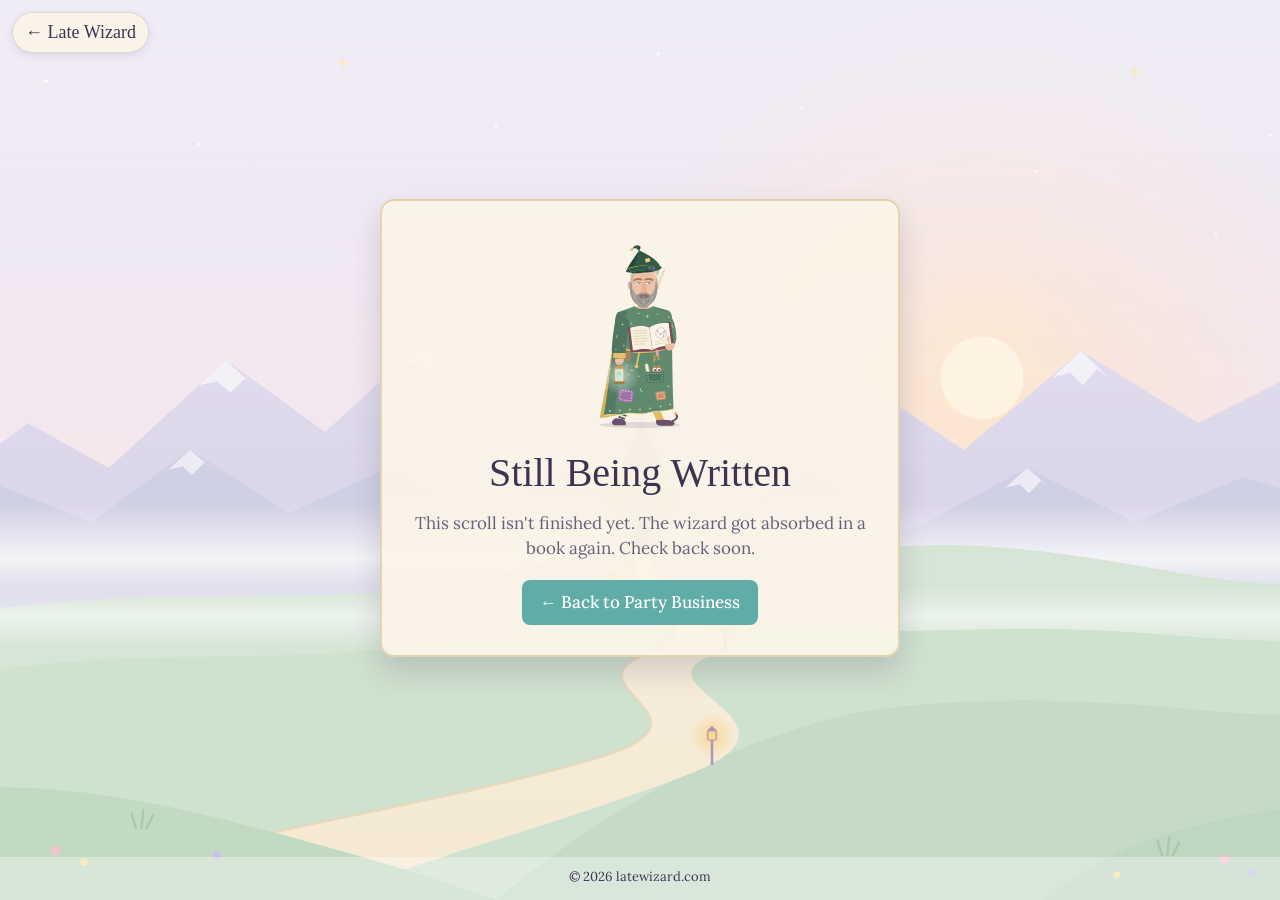
<file: coming-soon.html>
<!DOCTYPE html>
<html lang="en">
<head>
  <meta charset="utf-8">
  <meta name="viewport" content="width=device-width, initial-scale=1">
  <title>Coming Soon · Late Wizard</title>
  <link rel="icon" href="images/favicon.svg" type="image/svg+xml">
  <link rel="preconnect" href="https://fonts.googleapis.com">
  <link rel="preconnect" href="https://fonts.gstatic.com" crossorigin>
  <link rel="stylesheet" href="https://fonts.googleapis.com/css2?family=IM+Fell+English+SC&family=Lora:ital,wght@0,400;0,500;1,400&display=swap">
  <link rel="stylesheet" href="css/site.css">
</head>
<body>

  <a class="home-link" href="/">&larr; Late Wizard</a>

  <main class="notice">
    <div class="scroll-card">
      <img src="images/wizard.svg" alt="The Late Wizard, nose in a book as usual." width="400" height="600">
      <h1>Still Being Written</h1>
      <p>This scroll isn't finished yet. The wizard got absorbed in a book again. Check back soon.</p>
      <a class="button" href="/">&larr; Back to Party Business</a>
    </div>
  </main>

  <footer class="site-footer">
    &copy; 2026 latewizard.com
  </footer>

</body>
</html>
</file>
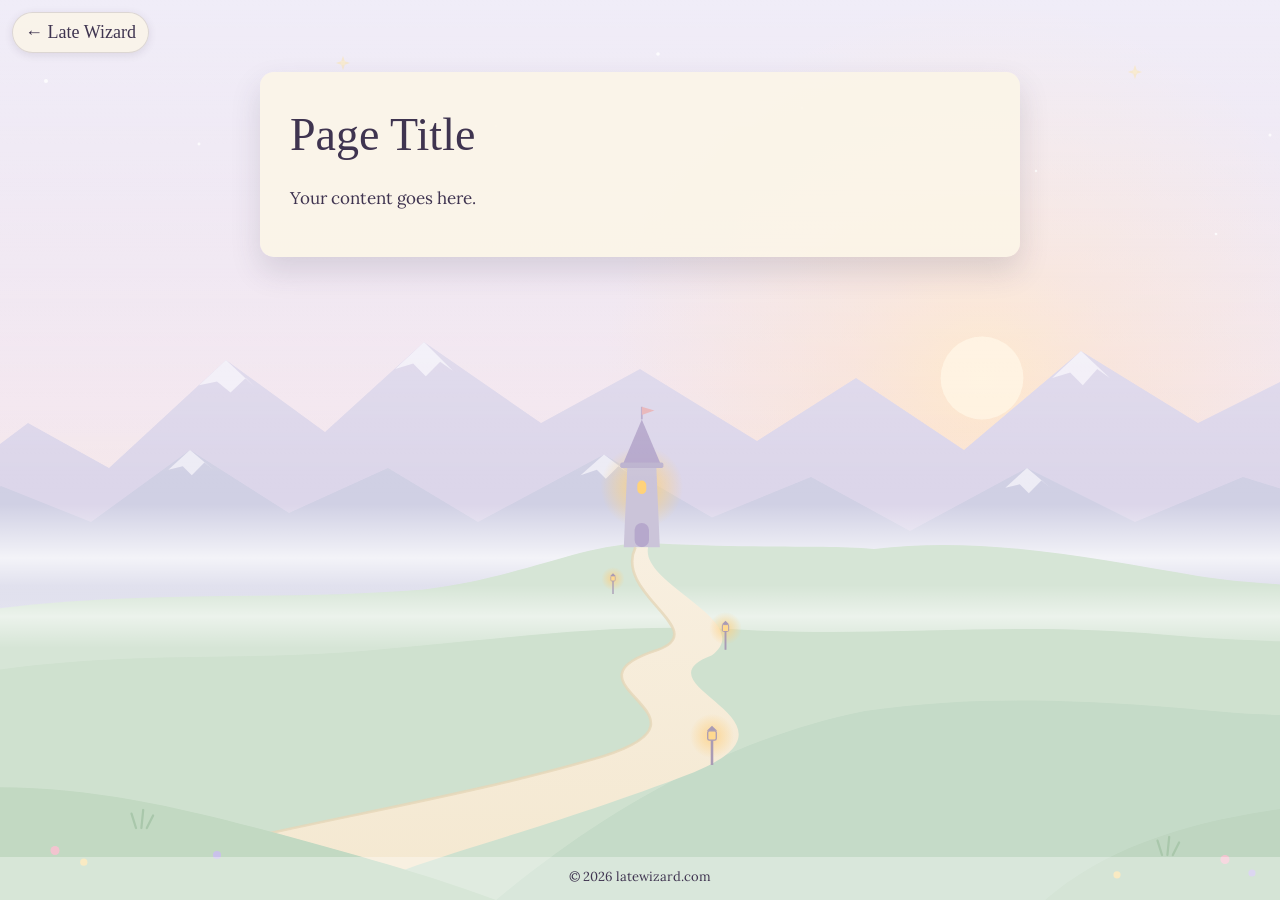
<file: page-template.html>
<!DOCTYPE html>
<html lang="en">
<head>
  <!--
    STARTER TEMPLATE FOR NEW PAGES
    1. Make a folder named for the page, e.g.  workshop/
    2. Copy this file into it and rename it  index.html
       -> it will live at latewizard.com/workshop/
    3. Change the <title> and the content inside <main>.
    4. Point its menu item on the home page (index.html) at "workshop/".
    All links below start with "/" (the site root), so they work from any folder.
  -->
  <meta charset="utf-8">
  <meta name="viewport" content="width=device-width, initial-scale=1">
  <title>Page Title · Late Wizard</title>
  <link rel="icon" href="/images/favicon.svg" type="image/svg+xml">
  <link rel="preconnect" href="https://fonts.googleapis.com">
  <link rel="preconnect" href="https://fonts.gstatic.com" crossorigin>
  <link rel="stylesheet" href="https://fonts.googleapis.com/css2?family=IM+Fell+English+SC&family=Lora:ital,wght@0,400;0,500;1,400&display=swap">
  <link rel="stylesheet" href="/css/site.css">
</head>
<body>

  <a class="home-link" href="/">&larr; Late Wizard</a>

  <main class="page">
    <h1>Page Title</h1>
    <p>Your content goes here.</p>
  </main>

  <footer class="site-footer">
    &copy; 2026 latewizard.com
  </footer>

</body>
</html>
</file>
<file: css/site.css>
/* ==========================================================================
   Late Wizard — shared styles for every page on latewizard.com
   ========================================================================== */

/* ---- Design tokens: change a color here and it changes everywhere ---- */
:root {
  --ink: #3f3450;          /* main text: deep plum-grey */
  --ink-soft: #6b5f7a;     /* secondary text */
  --wood: #c99b6d;         /* sign board */
  --wood-dark: #a87a4f;    /* sign edges, grain */
  --wood-ink: #4a3121;     /* text carved into the sign */
  --parchment: #fbf5e8;
  --teal: #5fada6;
  --plum: #9c72a8;
  --gold: #ecc770;
  --font-display: "IM Fell English SC", "Palatino Linotype", Palatino, Georgia, serif;
  --font-body: "Lora", Georgia, "Times New Roman", serif;
}

/* ---- Page basics ---- */
* { box-sizing: border-box; }

html, body { margin: 0; min-height: 100%; }

body {
  min-height: 100vh;
  min-height: 100dvh;      /* "dynamic" height: handles phone address bars */
  display: flex;
  flex-direction: column;
  color: var(--ink);
  font-family: var(--font-body);
  font-size: 17px;
  line-height: 1.5;
  /* The painted landscape fills the window and crops as needed */
  background: #f3e9ee url("../images/landscape.svg") center bottom / cover no-repeat;
}

/* A soft white wash over the top of the sky, so headings stay readable */
body::before {
  content: "";
  position: fixed;
  inset: 0;
  z-index: -1;
  background: linear-gradient(to bottom, rgba(255, 255, 255, 0.45), rgba(255, 255, 255, 0) 55%);
  pointer-events: none;
}

a { color: inherit; }

a:focus-visible {
  outline: 3px solid var(--teal);
  outline-offset: 3px;
  border-radius: 4px;
}

/* ---- Site title ---- */
.hero {
  text-align: center;
  padding: clamp(24px, 6vh, 64px) 20px 0;
}

.hero h1 {
  font-family: var(--font-display);
  font-weight: 400;
  font-size: clamp(48px, 9vw, 104px);
  line-height: 1;
  margin: 0;
  color: var(--ink);
  letter-spacing: 0.02em;
  text-shadow: 0 2px 0 rgba(255, 255, 255, 0.7), 0 0 30px rgba(255, 255, 255, 0.8);
}

.hero p {
  margin: 10px 0 0;
  font-style: italic;
  font-size: clamp(16px, 2.2vw, 21px);
  color: var(--ink-soft);
  text-shadow: 0 1px 0 rgba(255, 255, 255, 0.8);
}

/* ---- The stage: wizard on the left, signpost on the right ---- */
.stage {
  flex: 1;
  display: grid;
  grid-template-columns: 1fr 1fr;
  align-items: end;
  gap: 24px;
  width: 100%;
  max-width: 1180px;
  margin: 0 auto;
  padding: 24px 24px 0;
}

.wizard {
  justify-self: center;
  /* He's tall and narrow, so size him by height and let width follow */
  height: clamp(320px, 62vh, 580px);
  width: auto;
  max-width: 100%;
  margin-bottom: 1vh;
  animation: stride 1.6s ease-in-out infinite alternate;
}

/* A slow, unhurried sway as he walks and reads */
@keyframes stride {
  from { transform: translateY(0); }
  to   { transform: translateY(-5px); }
}

@media (prefers-reduced-motion: reduce) {
  .wizard { animation: none; }
}

/* ---- The Party Business signpost ---- */
.signpost {
  justify-self: center;
  width: min(100%, 440px);
  display: flex;
  flex-direction: column;
  align-items: center;
}

.sign {
  position: relative;
  width: 100%;
  padding: 26px 28px 24px;
  border-radius: 10px;
  color: var(--wood-ink);
  /* Painted wood: a base color plus faint horizontal grain lines */
  background:
    repeating-linear-gradient(
      to bottom,
      rgba(255, 255, 255, 0.07) 0 2px,
      rgba(0, 0, 0, 0) 2px 9px,
      rgba(90, 55, 25, 0.08) 9px 10px,
      rgba(0, 0, 0, 0) 10px 23px
    ),
    var(--wood);
  border: 3px solid var(--wood-dark);
  box-shadow:
    inset 0 2px 0 rgba(255, 255, 255, 0.25),
    inset 0 -3px 0 rgba(0, 0, 0, 0.12),
    0 14px 30px rgba(63, 52, 80, 0.25);
}

/* Nail heads in the top corners */
.sign::before,
.sign::after {
  content: "";
  position: absolute;
  top: 12px;
  width: 9px;
  height: 9px;
  border-radius: 50%;
  background: #8c6a4c;
  box-shadow: inset 1px 1px 0 rgba(255, 255, 255, 0.35);
}
.sign::before { left: 12px; }
.sign::after  { right: 12px; }

.sign h2 {
  font-family: var(--font-display);
  font-weight: 400;
  font-size: clamp(30px, 4vw, 40px);
  text-align: center;
  margin: 0 0 4px;
  /* A "carved" look: a light edge below the dark letters */
  text-shadow: 0 1px 0 rgba(255, 255, 255, 0.35);
}

.sign .subtitle {
  text-align: center;
  font-style: italic;
  font-size: 15px;
  margin: 0 0 18px;
  opacity: 0.8;
}

.sign ul {
  list-style: none;
  margin: 0;
  padding: 0;
  display: grid;
  gap: 10px;
}

/* Each menu item is a small plank */
.sign li a {
  display: block;
  padding: 10px 14px;
  border-radius: 6px;
  text-decoration: none;
  background: rgba(255, 246, 228, 0.55);
  border: 1px solid rgba(120, 80, 45, 0.35);
  transition: transform 0.15s ease, background-color 0.15s ease;
}

.sign li a:hover {
  transform: translateX(4px);
  background: rgba(255, 246, 228, 0.85);
}

.sign .item-title {
  display: block;
  font-family: var(--font-display);
  font-size: 22px;
  line-height: 1.2;
}

.sign .item-desc {
  display: block;
  font-size: 14px;
  opacity: 0.85;
}

/* Coming-soon items: present but faded, with a little tag */
.sign li.soon a { background: rgba(255, 246, 228, 0.25); }
.sign li.soon .item-title { opacity: 0.7; }

.tag {
  display: inline-block;
  margin-left: 6px;
  padding: 1px 7px;
  border-radius: 999px;
  font-family: var(--font-body);
  font-size: 11px;
  letter-spacing: 0.06em;
  text-transform: uppercase;
  vertical-align: middle;
  background: rgba(74, 49, 33, 0.12);
}

/* The wooden post the sign is nailed to */
.post {
  width: 22px;
  height: clamp(40px, 9vh, 110px);
  background: linear-gradient(to right, #a87a4f, #c99b6d 45%, #a87a4f);
  border-radius: 0 0 4px 4px;
}

/* ---- "Back home" link, for every page except the home page ---- */
.home-link {
  position: fixed;
  top: 12px;
  left: 12px;
  z-index: 10;
  padding: 6px 12px;
  border-radius: 999px;
  font-family: var(--font-display);
  font-size: 18px;
  text-decoration: none;
  color: var(--ink);
  background: rgba(251, 245, 232, 0.85);
  border: 1px solid rgba(63, 52, 80, 0.15);
  box-shadow: 0 2px 8px rgba(63, 52, 80, 0.12);
}

.home-link:hover { background: var(--parchment); }

/* ---- A plain content area for new pages (see page-template.html) ---- */
.page {
  /* Size to the content; the auto bottom margin pushes the footer down */
  width: min(100% - 40px, 760px);
  margin: 72px auto auto;
  padding: 28px 30px;
  border-radius: 14px;
  background: rgba(251, 245, 232, 0.92);
  box-shadow: 0 14px 30px rgba(63, 52, 80, 0.15);
}

.page h1 {
  font-family: var(--font-display);
  font-weight: 400;
  font-size: clamp(32px, 6vw, 46px);
  margin: 0 0 12px;
}

/* ---- Footer ---- */
.site-footer {
  text-align: center;
  font-size: 13px;
  color: var(--ink);
  padding: 10px 16px 14px;
  background: rgba(255, 255, 255, 0.35);
}

/* ---- Coming Soon page ---- */
.notice {
  flex: 1;
  display: grid;
  place-items: center;
  padding: 24px 20px;
}

.scroll-card {
  width: min(100%, 520px);
  text-align: center;
  padding: 28px 28px 30px;
  border-radius: 14px;
  background: rgba(251, 245, 232, 0.92);
  border: 2px solid #e3d3b0;
  box-shadow: 0 14px 30px rgba(63, 52, 80, 0.18);
}

.scroll-card img {
  height: 200px;
  width: auto;
}

.scroll-card h1 {
  font-family: var(--font-display);
  font-weight: 400;
  font-size: clamp(30px, 6vw, 40px);
  margin: 6px 0 8px;
}

.scroll-card p { margin: 0 0 18px; color: var(--ink-soft); }

.button {
  display: inline-block;
  padding: 10px 18px;
  border-radius: 8px;
  background: var(--teal);
  color: #fff;
  text-decoration: none;
  font-weight: 500;
}

.button:hover { filter: brightness(1.07); }

/* ---- Phones and narrow windows: stack everything in one column ---- */
@media (max-width: 760px) {
  .stage {
    grid-template-columns: 1fr;
    align-items: start;
    padding-top: 18px;
  }
  .signpost { order: 1; }            /* menu first, it's what people came for */
  .wizard   { order: 2; height: 360px; }
  .post     { display: none; }
}
</file>
